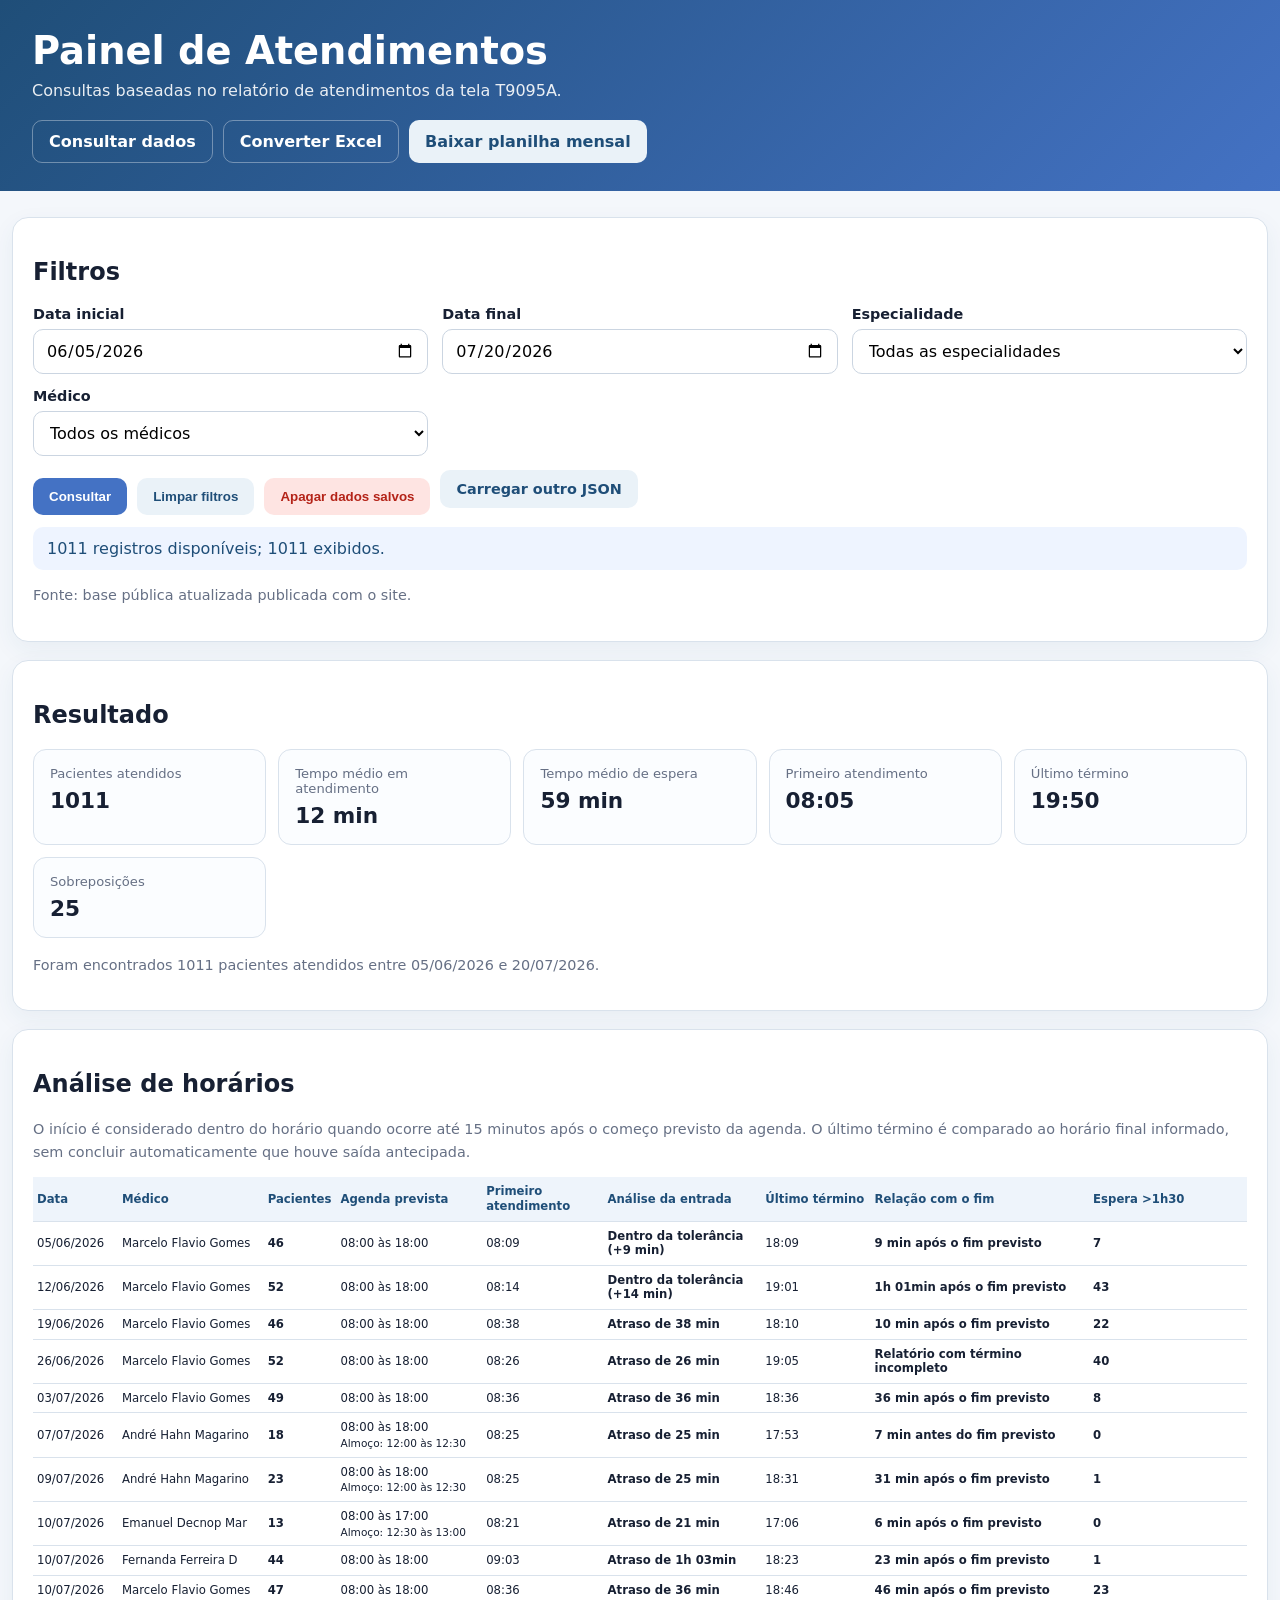
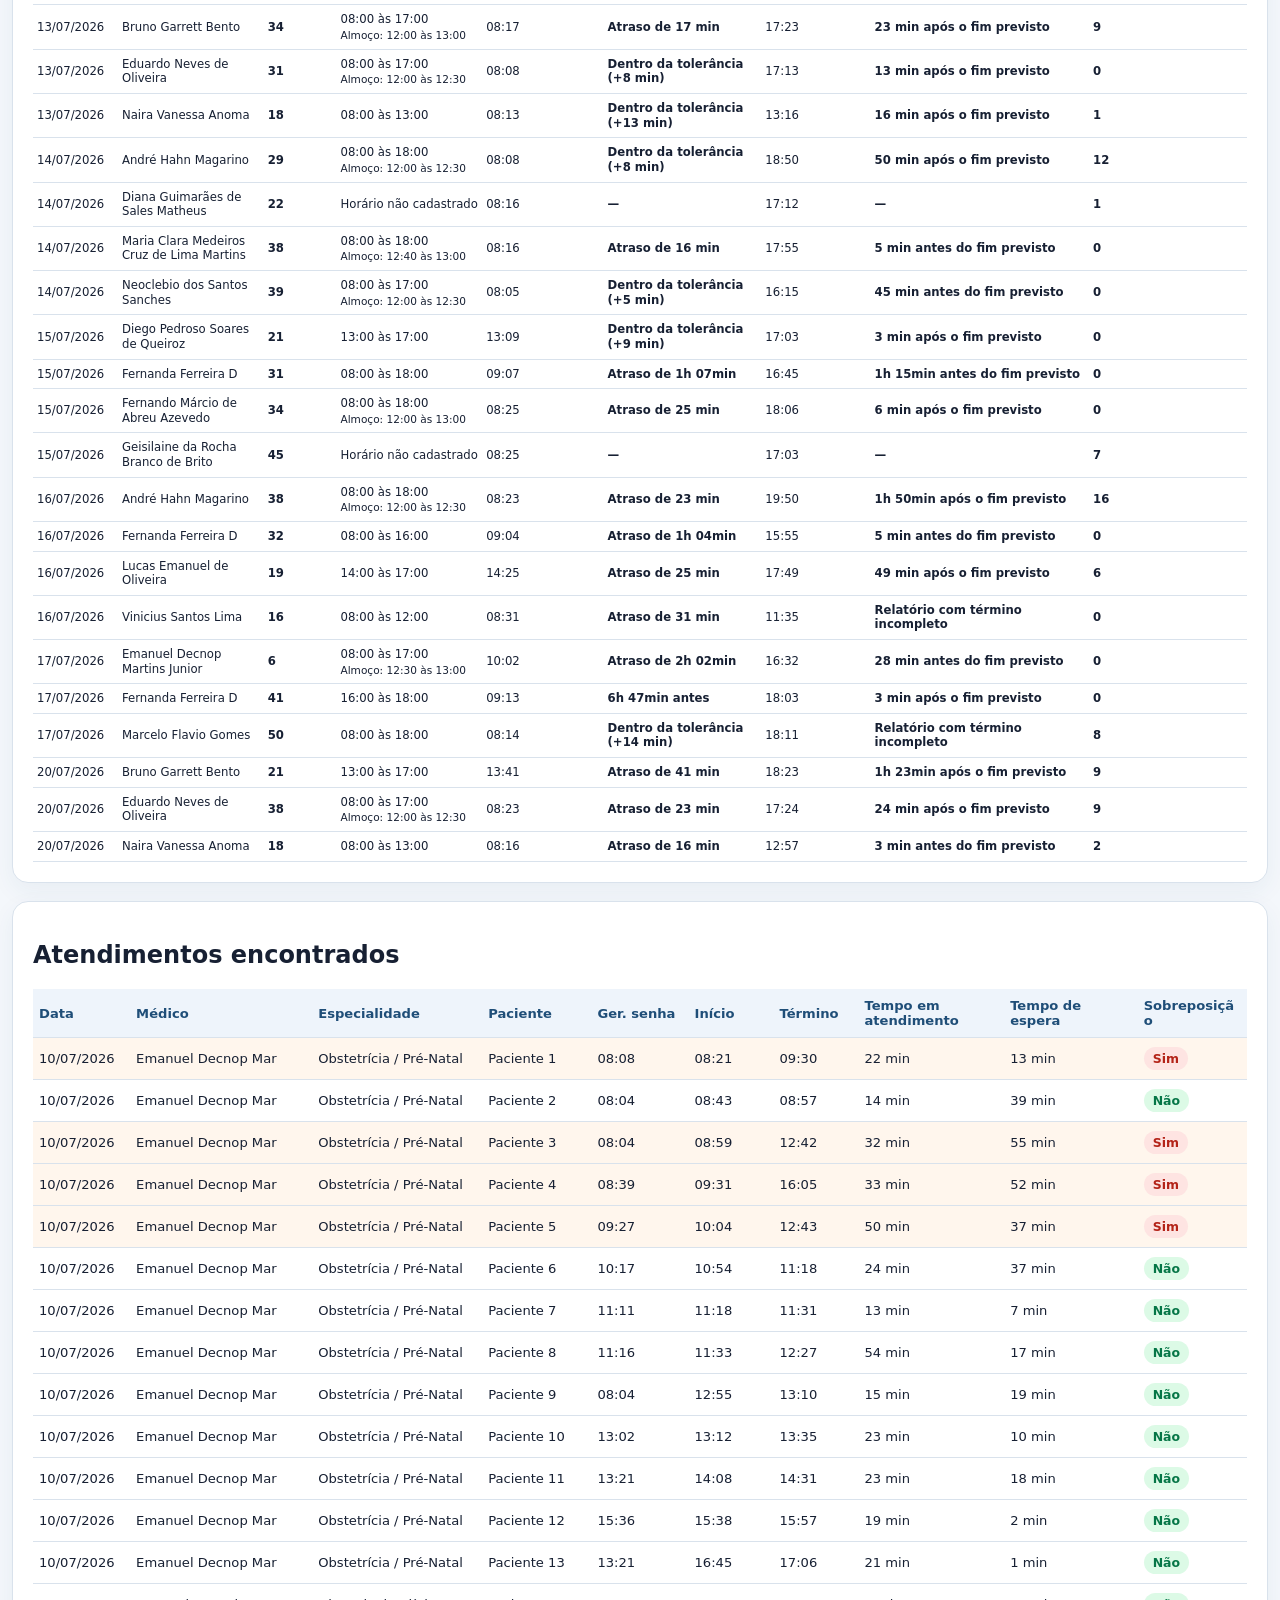
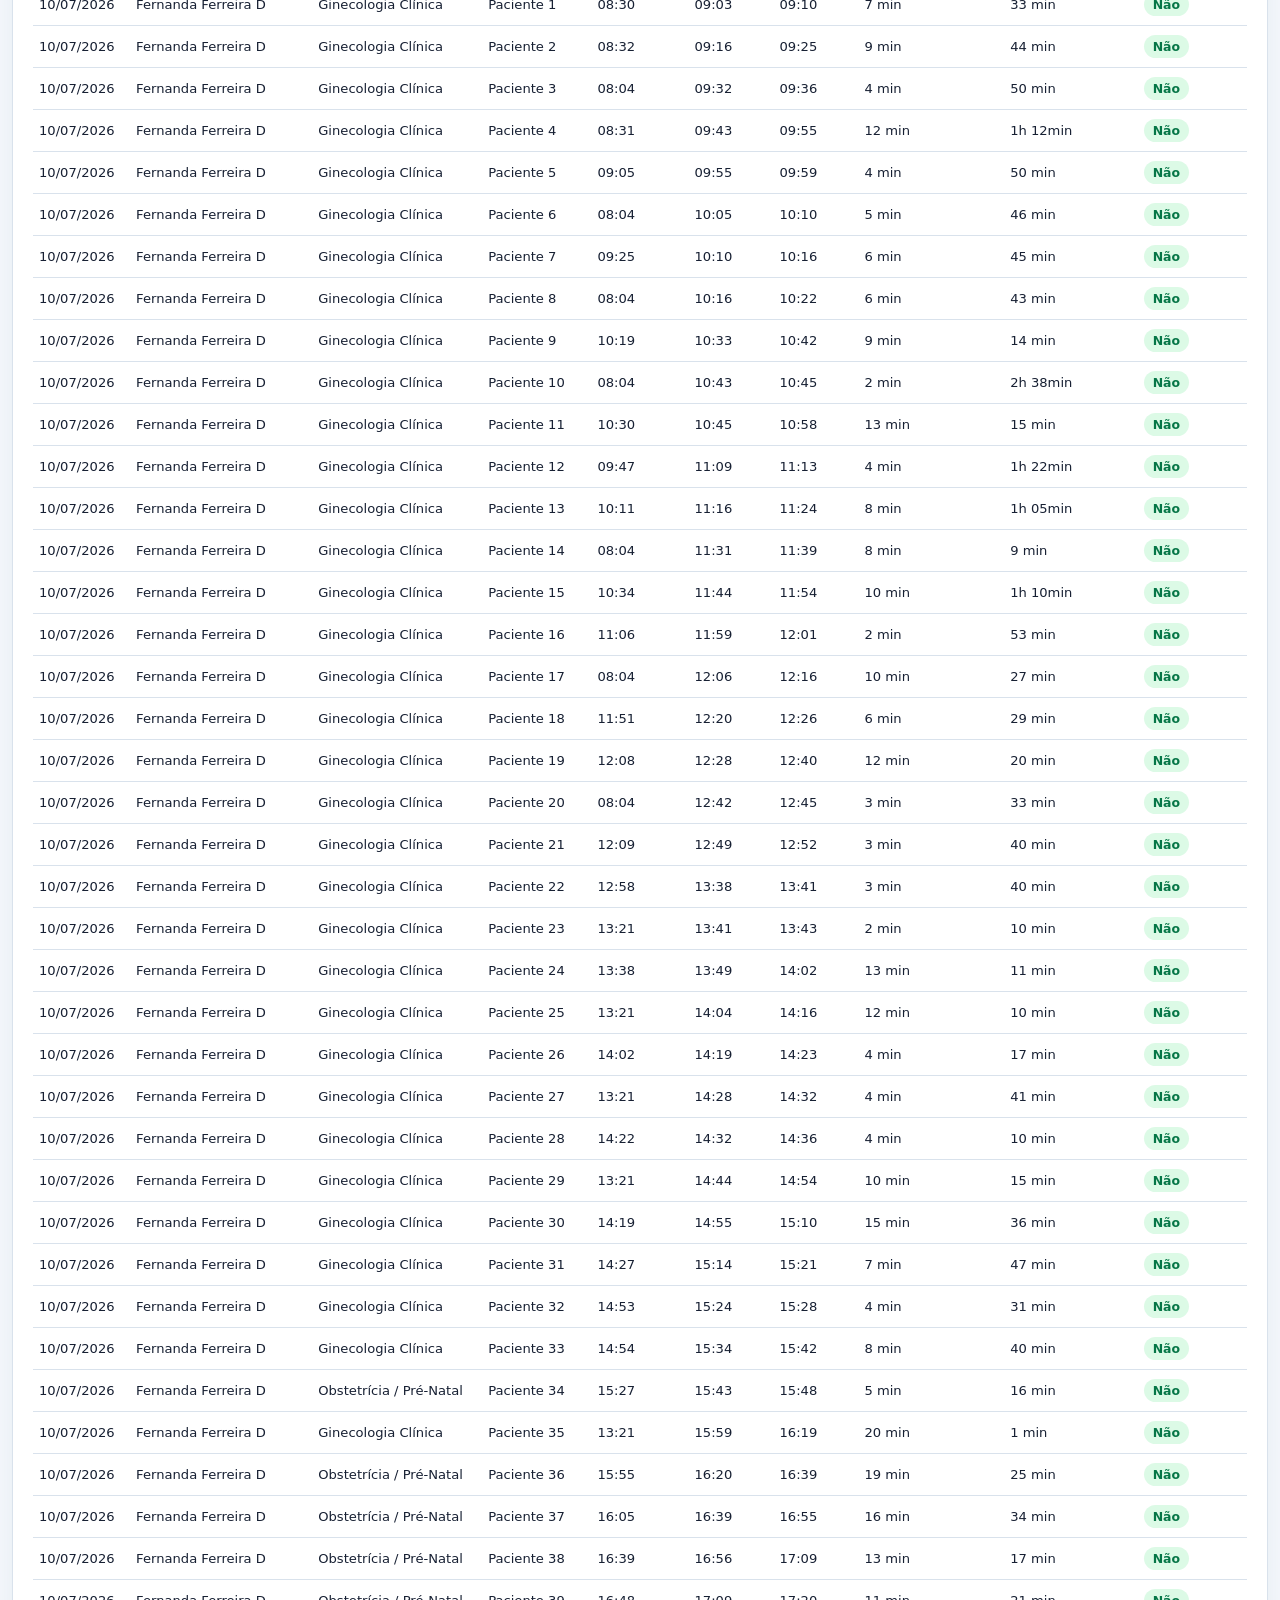
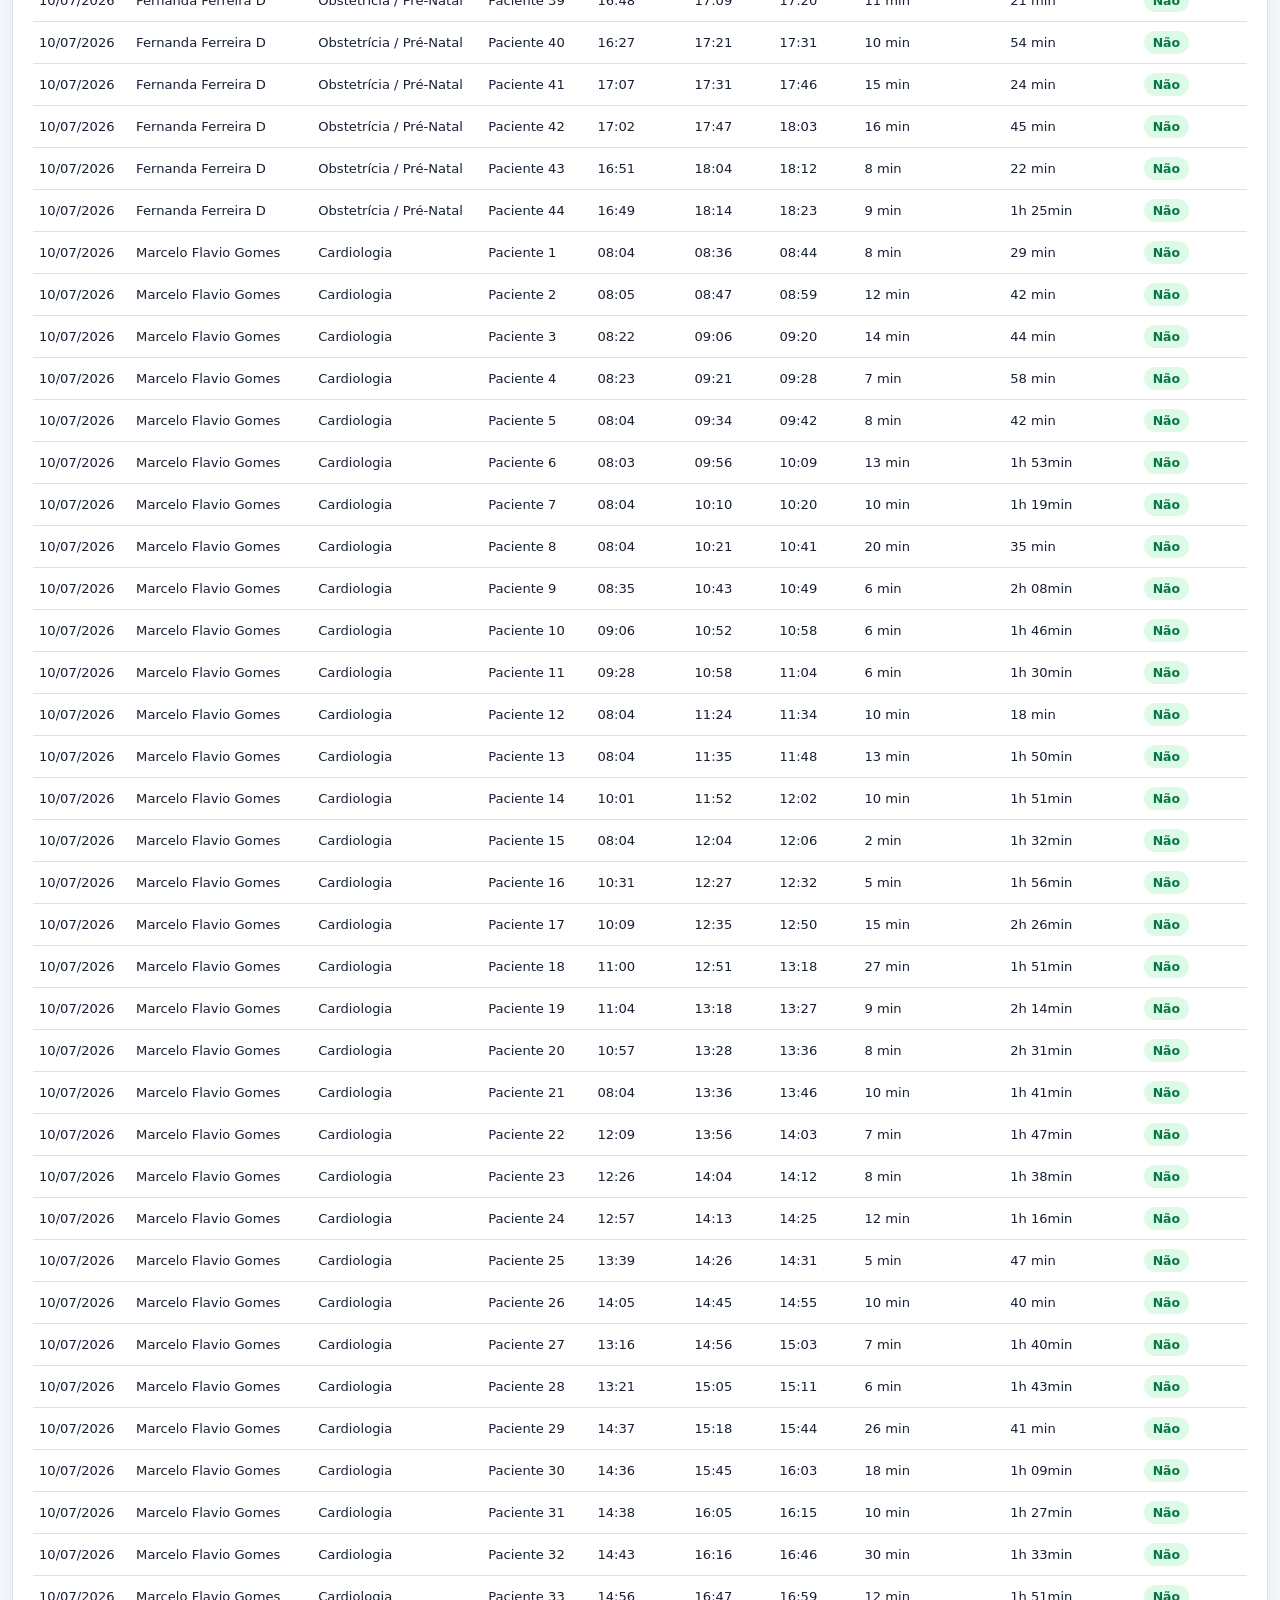
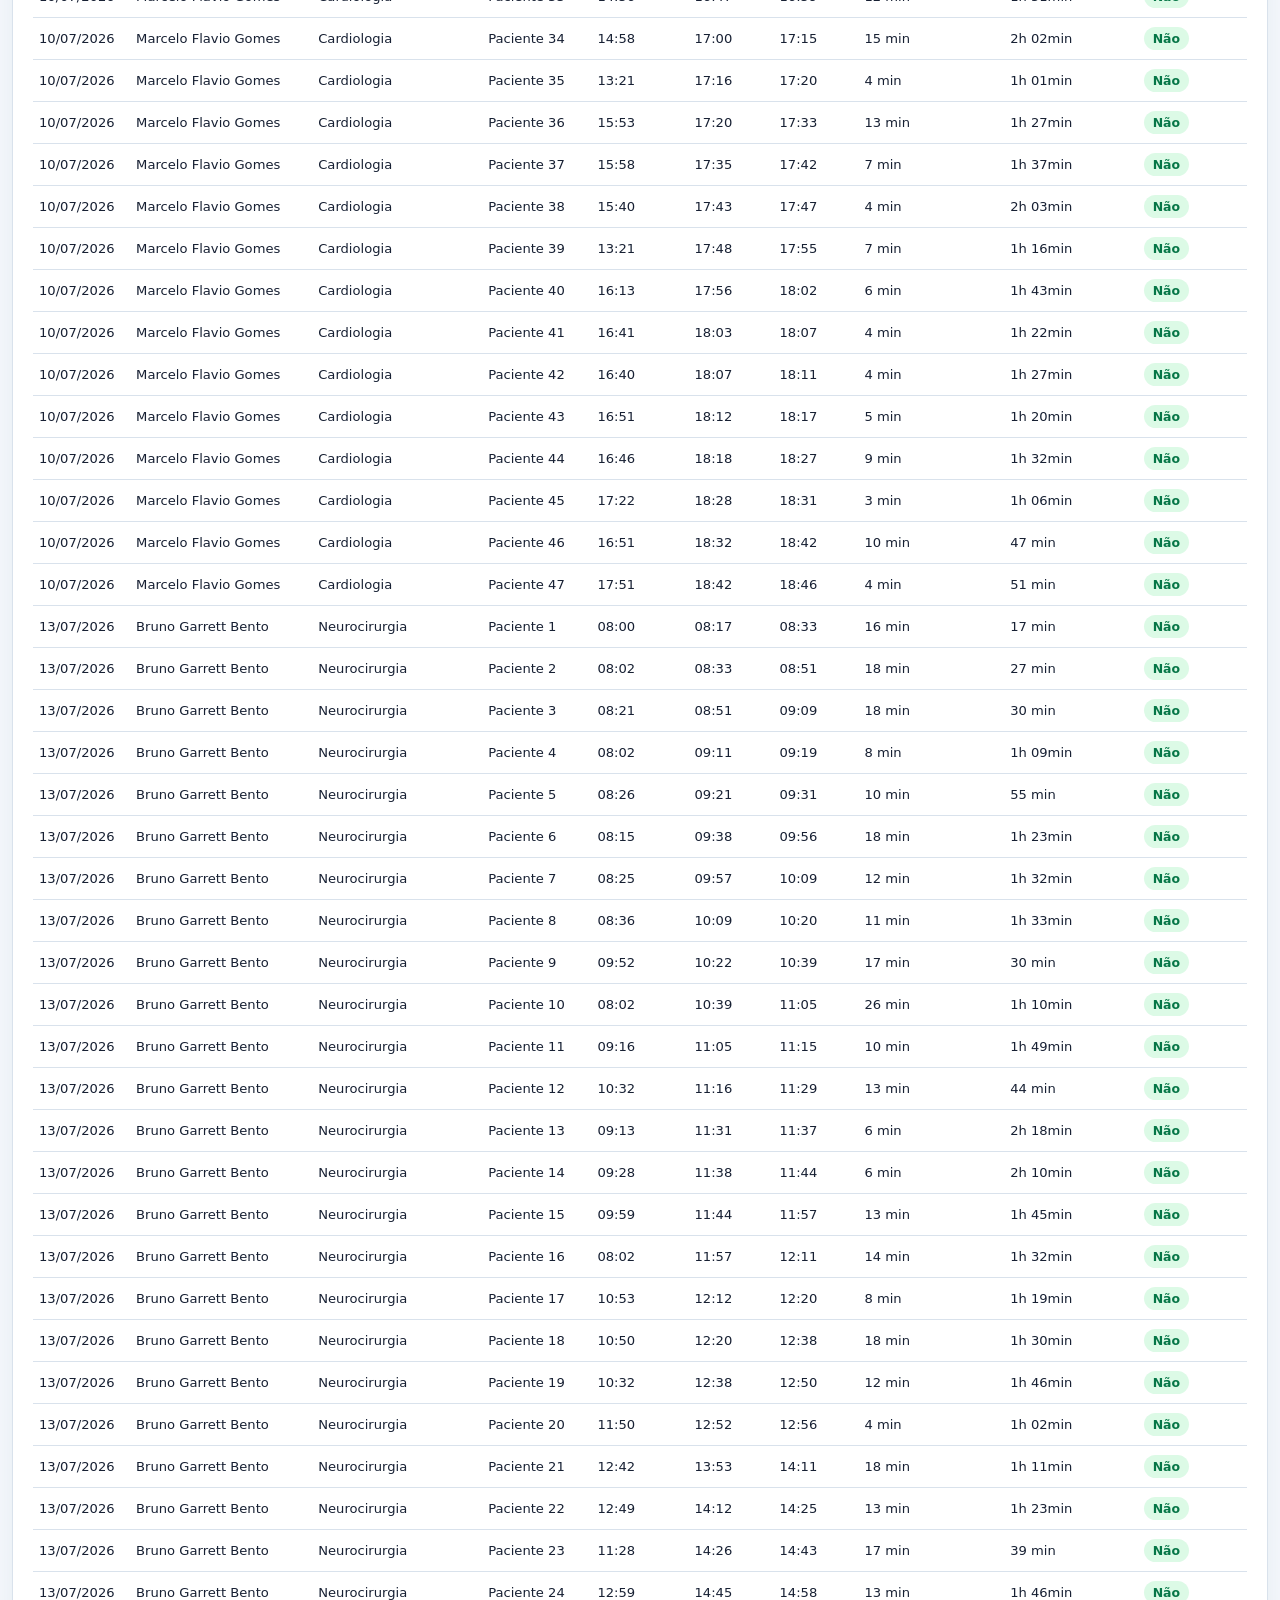
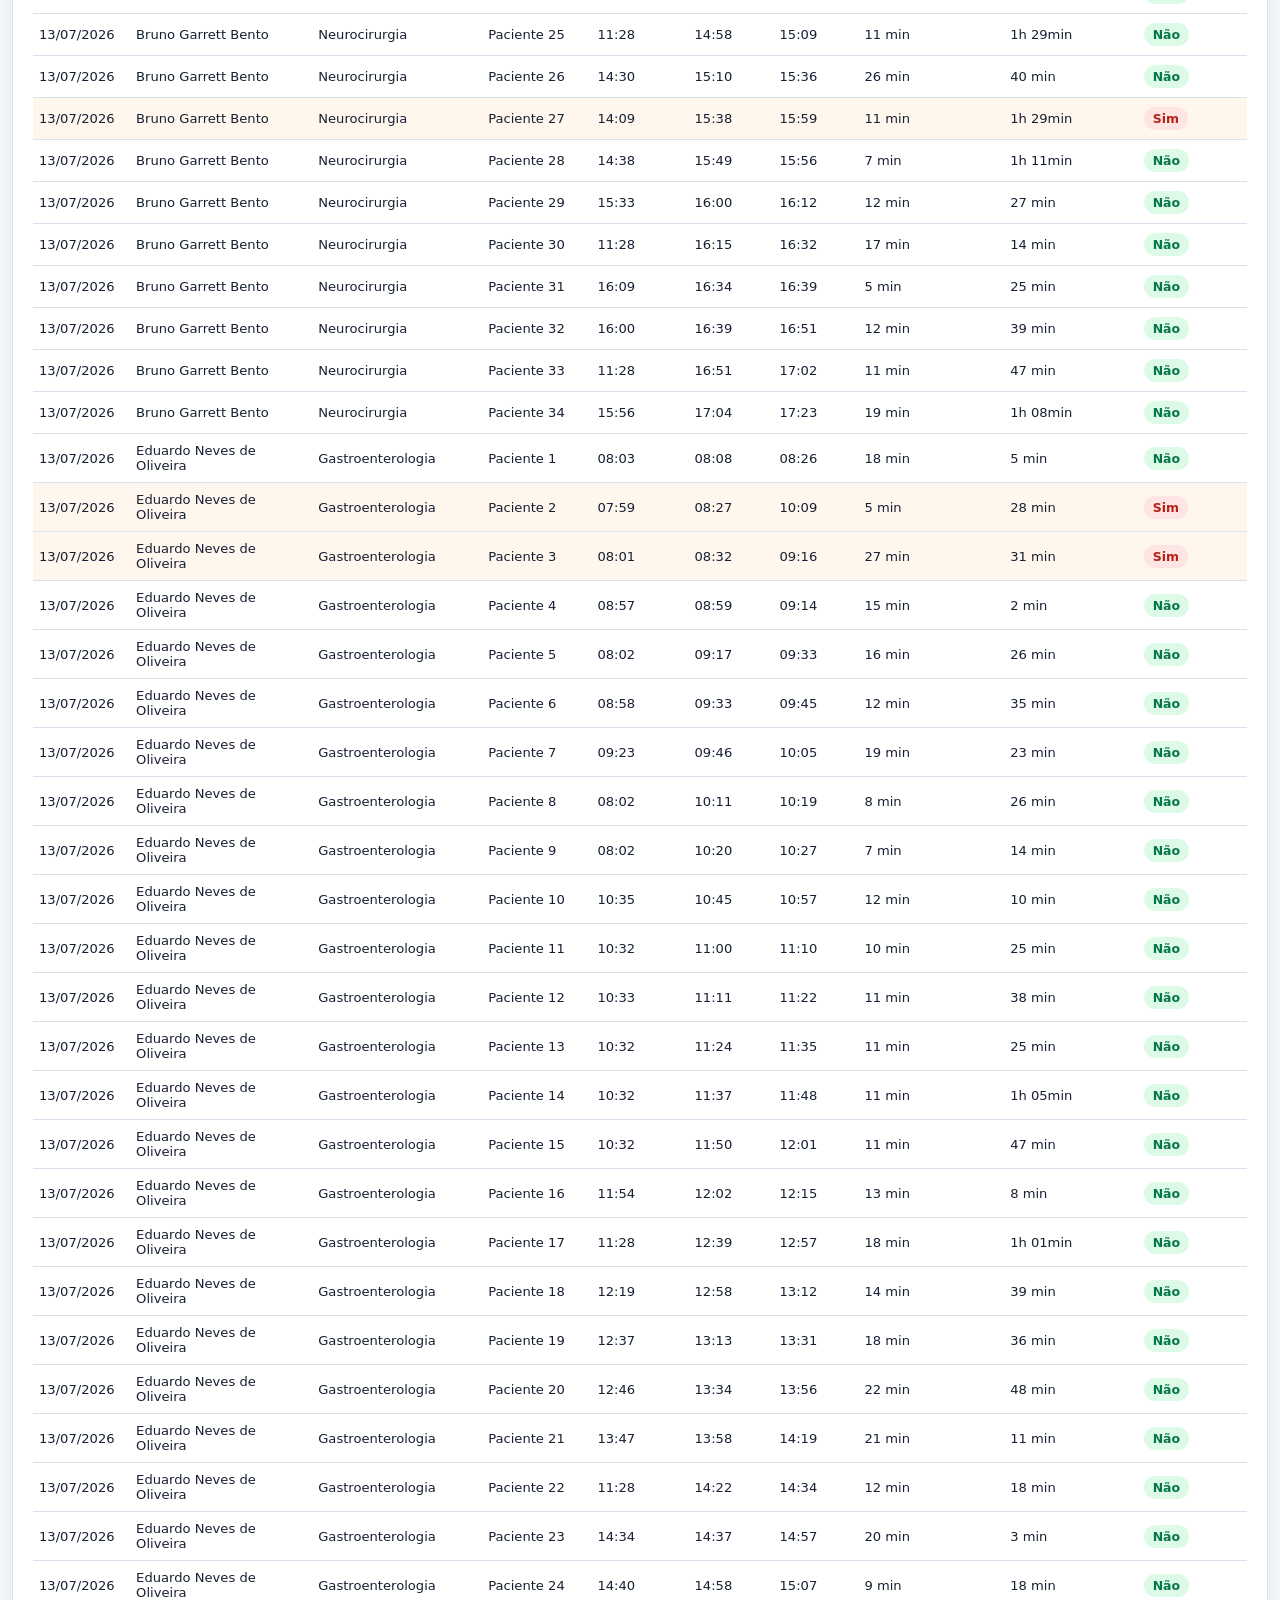
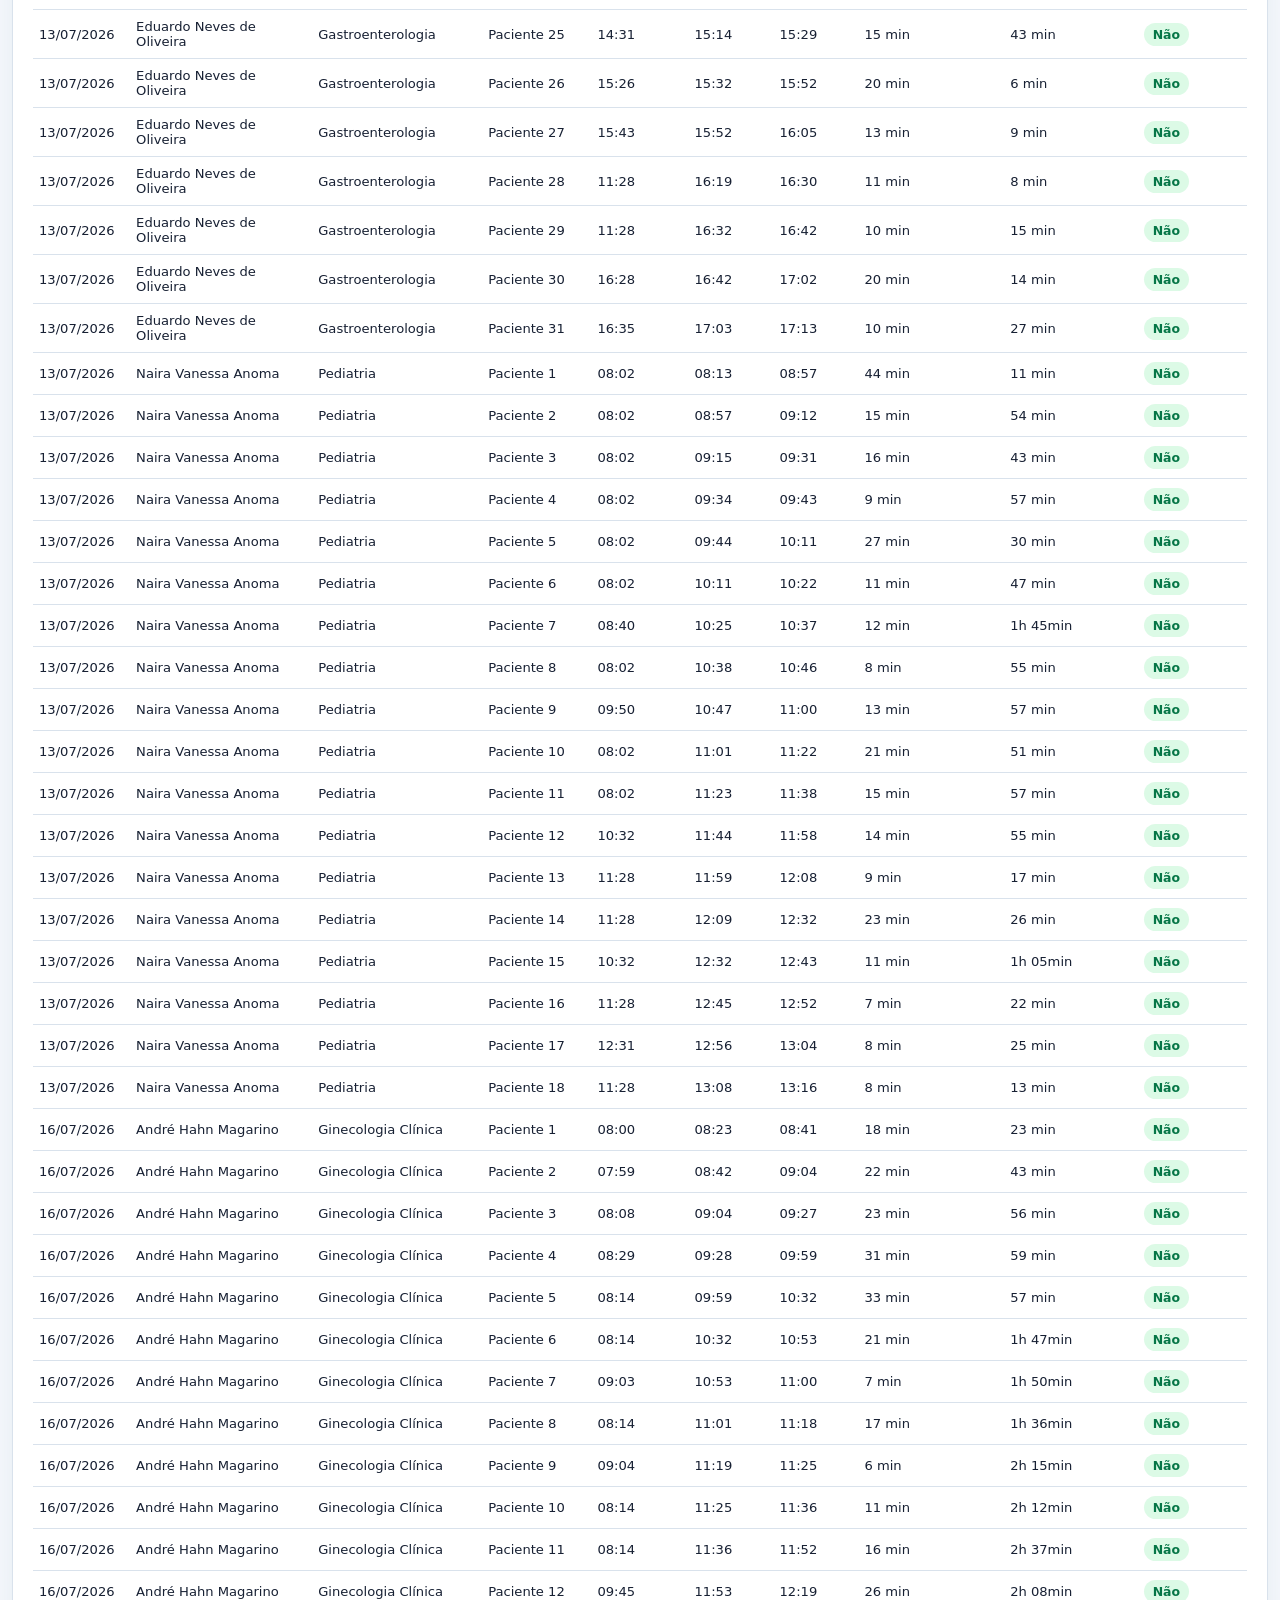
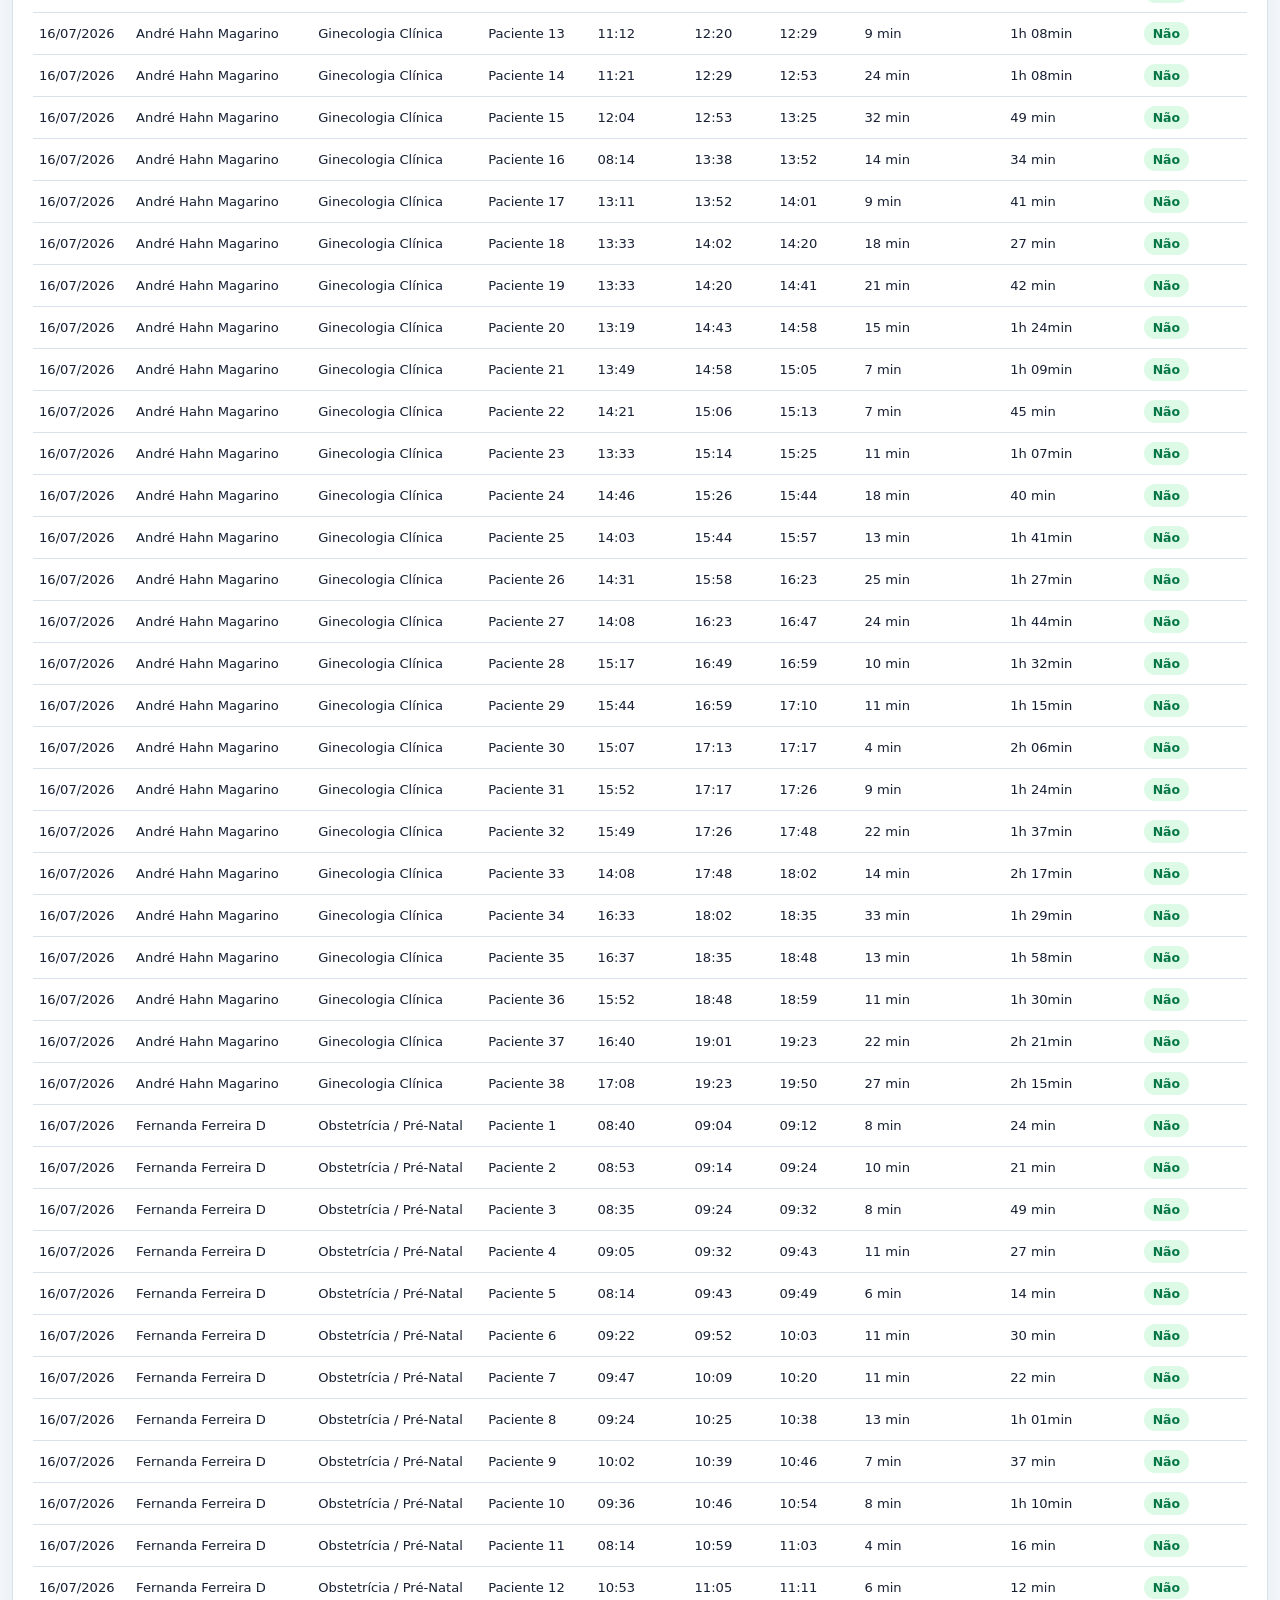
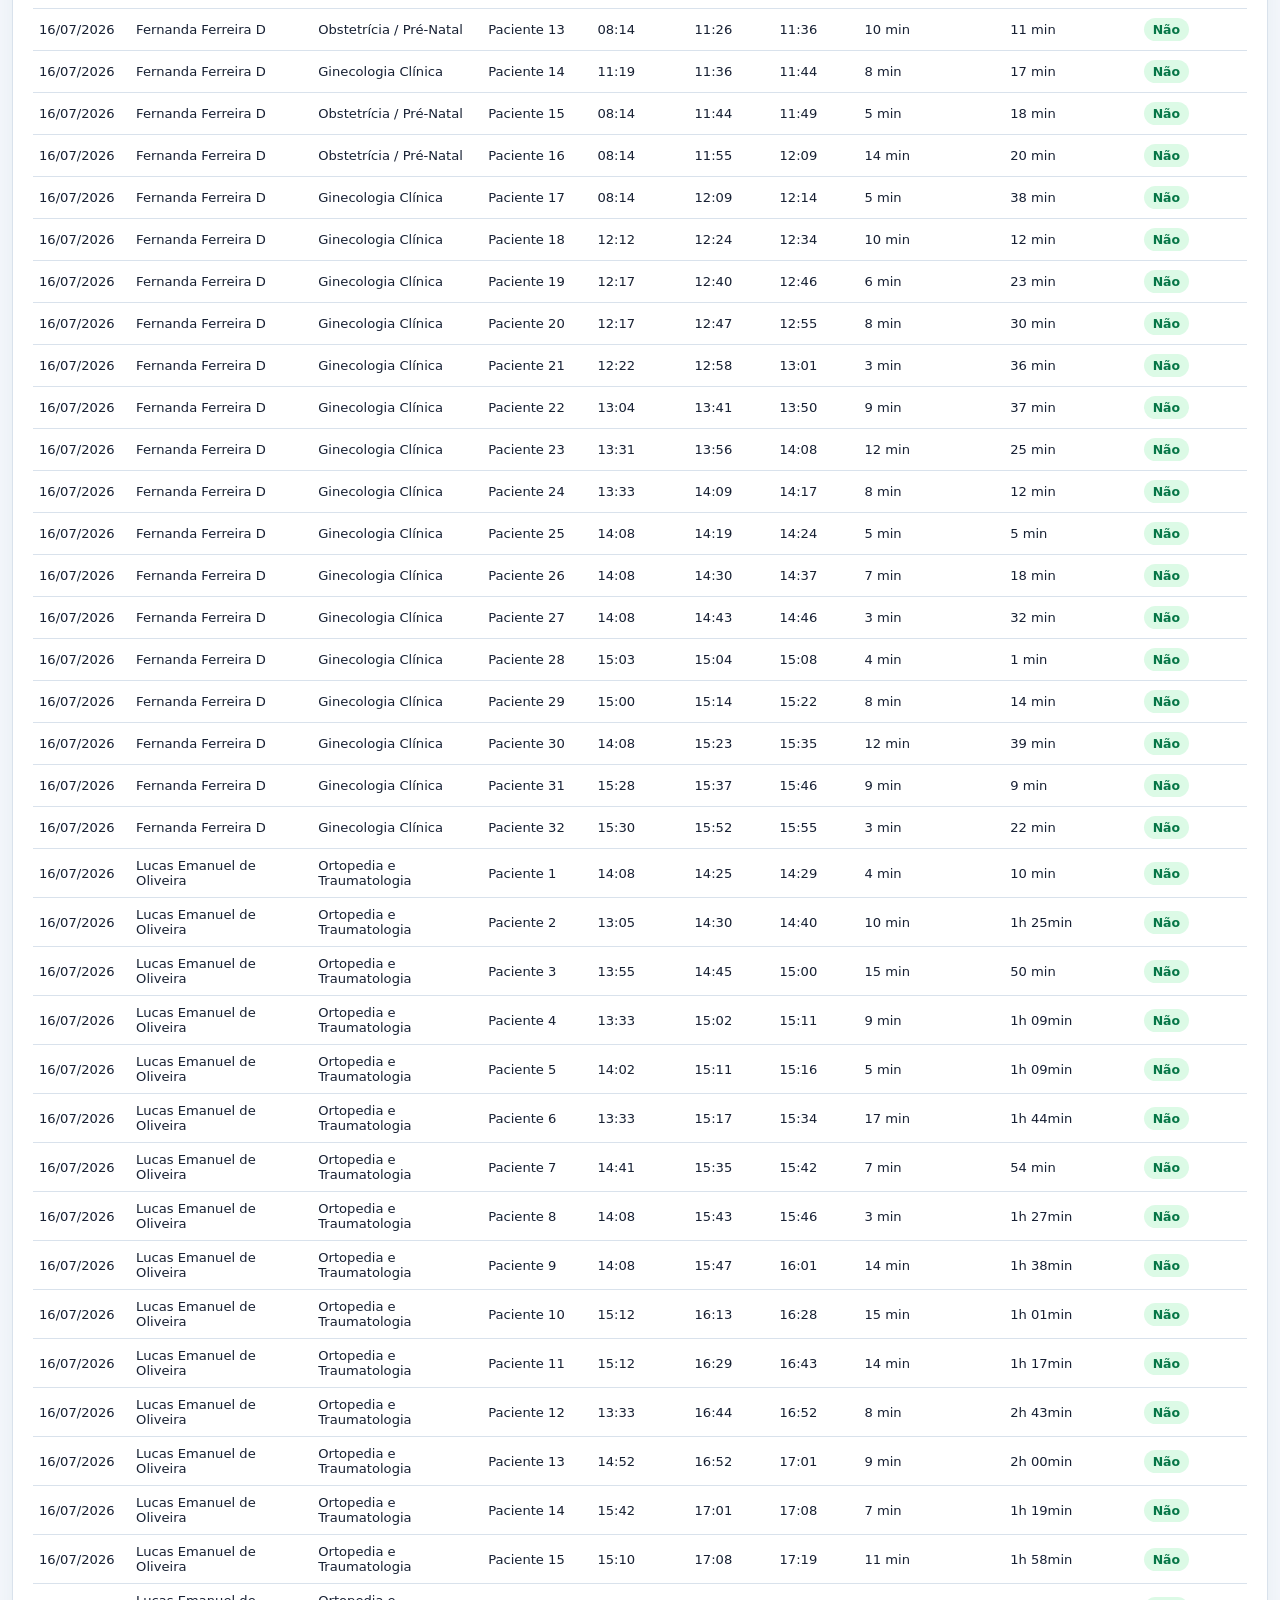
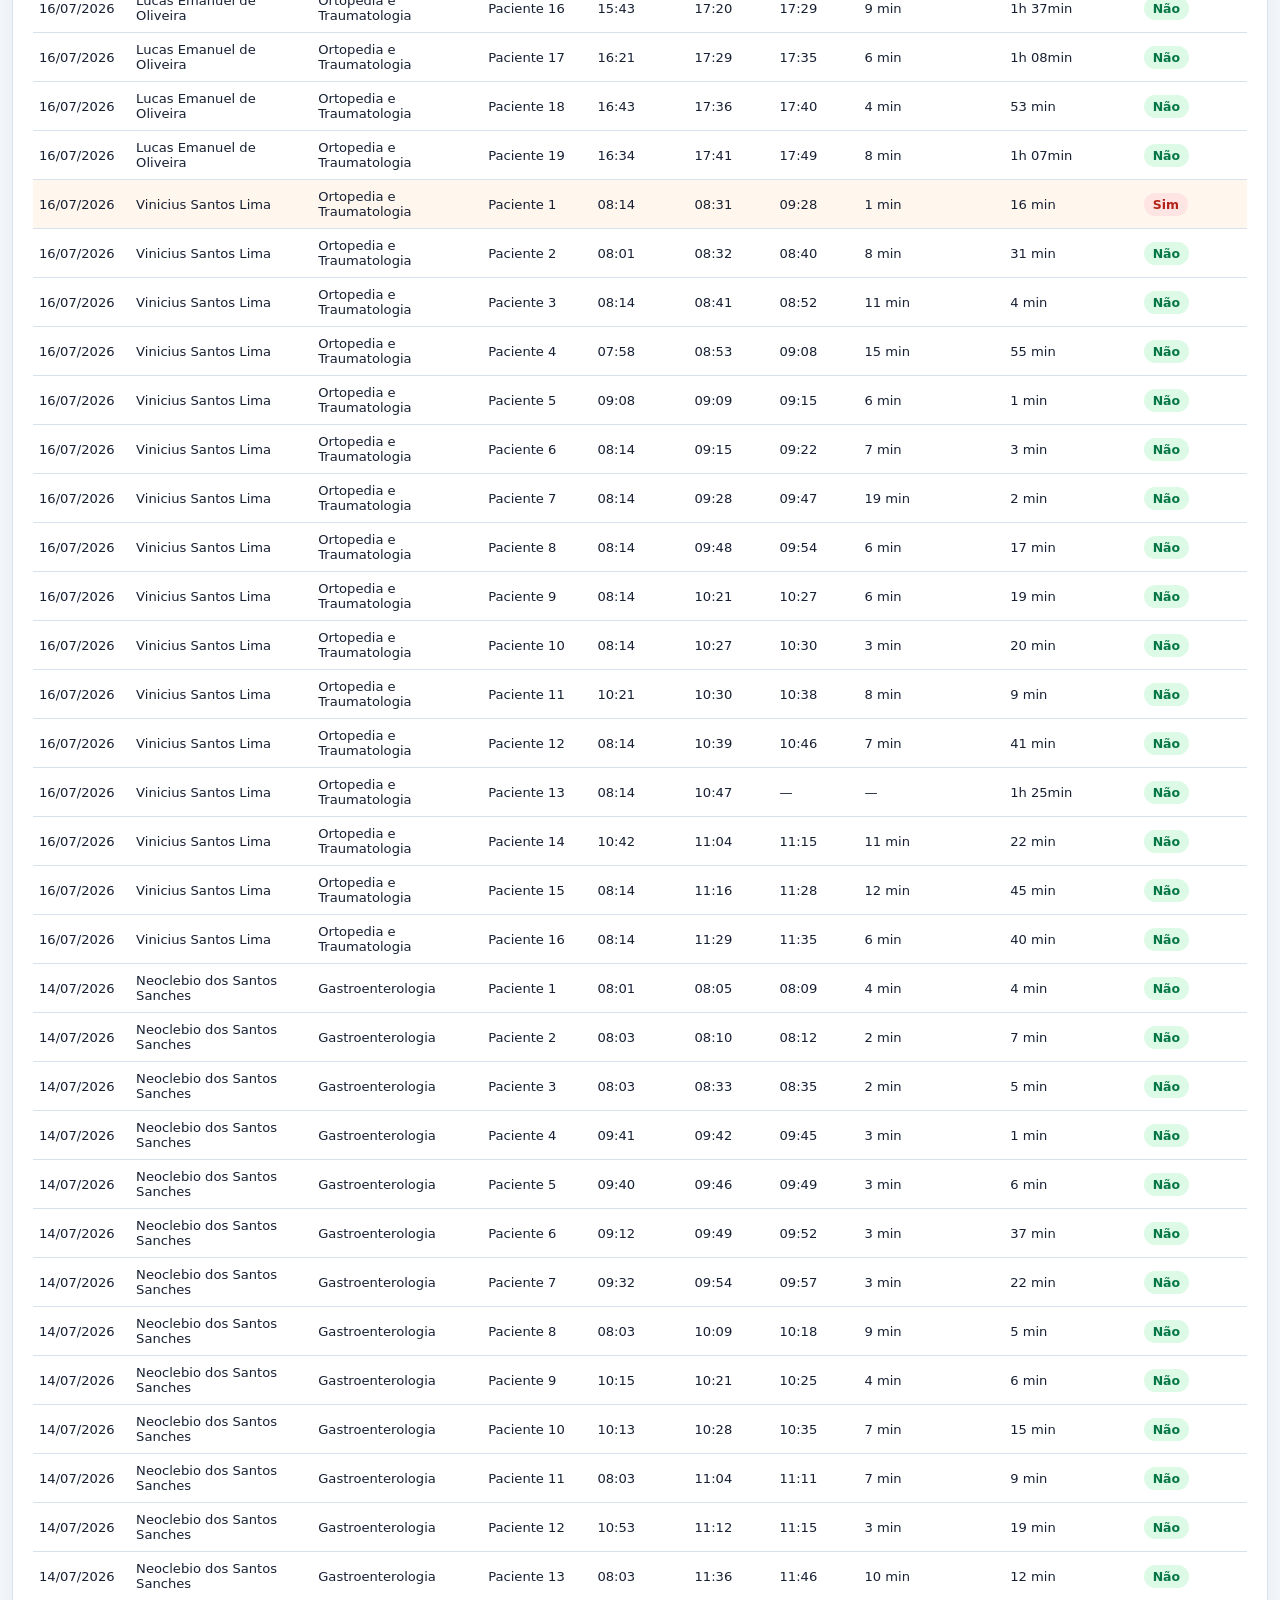
<file: index.html>
<!doctype html>
<html lang="pt-BR">
<head>
  <meta charset="utf-8">
  <meta name="viewport" content="width=device-width,initial-scale=1">
  <title>Painel de Atendimentos</title>
  <link rel="stylesheet" href="styles.css">
</head>
<body>
<header>
  <div class="header-inner">
    <h1>Painel de Atendimentos</h1>
    <p>Consultas baseadas no relatório de atendimentos da tela T9095A.</p>
    <nav>
      <a href="index.html">Consultar dados</a>
      <a href="converter.html">Converter Excel</a>
      <a class="button secondary" href="dados/Analise_Atendimentos_Julho_2026.xlsx" download>
        Baixar planilha mensal
      </a>
    </nav>
  </div>
</header>

<main>
  <section class="card">
    <h2>Filtros</h2>
    <div class="grid">
      <div class="field">
        <label for="startDateFilter">Data inicial</label>
        <input id="startDateFilter" type="date">
      </div>
      <div class="field">
        <label for="endDateFilter">Data final</label>
        <input id="endDateFilter" type="date">
      </div>
      <div class="field">
        <label for="specialtyFilter">Especialidade</label>
        <select id="specialtyFilter"><option value="">Todas as especialidades</option></select>
      </div>
      <div class="field">
        <label for="doctorFilter">Médico</label>
        <select id="doctorFilter"><option value="">Todos os médicos</option></select>
      </div>
      <div class="field full actions">
        <button id="applyButton" class="button">Consultar</button>
        <button id="clearButton" class="button secondary">Limpar filtros</button>
        <button id="clearSavedButton" class="button danger">Apagar dados salvos</button>
        <label class="button secondary" for="jsonFile">Carregar outro JSON</label>
        <input id="jsonFile" class="hidden" type="file" accept=".json">
      </div>
    </div>
    <div id="status" class="status">Carregando dados...</div>
    <p id="sourceInfo" class="note"></p>
  </section>

  <section class="card">
    <h2>Resultado</h2>
    <div class="kpis">
      <div class="kpi"><span>Pacientes atendidos</span><strong id="patientCount">0</strong></div>
      <div class="kpi"><span>Tempo médio em atendimento</span><strong id="averageTime">—</strong></div>
      <div class="kpi"><span>Tempo médio de espera</span><strong id="averageWait">—</strong></div>
      <div class="kpi"><span>Primeiro atendimento</span><strong id="firstTime">—</strong></div>
      <div class="kpi"><span>Último término</span><strong id="lastTime">—</strong></div>
      <div class="kpi"><span>Sobreposições</span><strong id="overlapCount">0</strong></div>
    </div>
    <p id="answerText" class="note" style="margin-top:16px"></p>
  </section>

  <section class="card">
    <h2>Análise de horários</h2>
    <p class="note">O início é considerado dentro do horário quando ocorre até 15 minutos após o começo previsto da agenda. O último término é comparado ao horário final informado, sem concluir automaticamente que houve saída antecipada.</p>
    <div class="table-wrap">
      <table class="analysis-table">
        <thead>
          <tr>
            <th>Data</th><th>Médico</th><th>Pacientes</th><th>Agenda prevista</th><th>Primeiro atendimento</th>
            <th>Análise da entrada</th><th>Último término</th><th>Relação com o fim</th>
            <th>Espera &gt;1h30</th>
          </tr>
        </thead>
        <tbody id="scheduleAnalysisBody"></tbody>
      </table>
    </div>
  </section>

  <section class="card">
    <h2>Atendimentos encontrados</h2>
    <div class="table-wrap">
      <table class="appointments-table">
        <thead>
          <tr>
            <th>Data</th><th>Médico</th><th>Especialidade</th><th>Paciente</th>
            <th>Ger. senha</th><th>Início</th><th>Término</th><th>Tempo em atendimento</th><th>Tempo de espera</th><th>Sobreposição</th>
          </tr>
        </thead>
        <tbody id="resultsBody"></tbody>
      </table>
    </div>
  </section>
</main>

<footer>Os dados exibidos são anonimizados para preservar a privacidade dos pacientes, conforme a LGPD.</footer>
<script src="horarios.js"></script>
<script src="painel.js"></script>
</body>
</html>
</file>
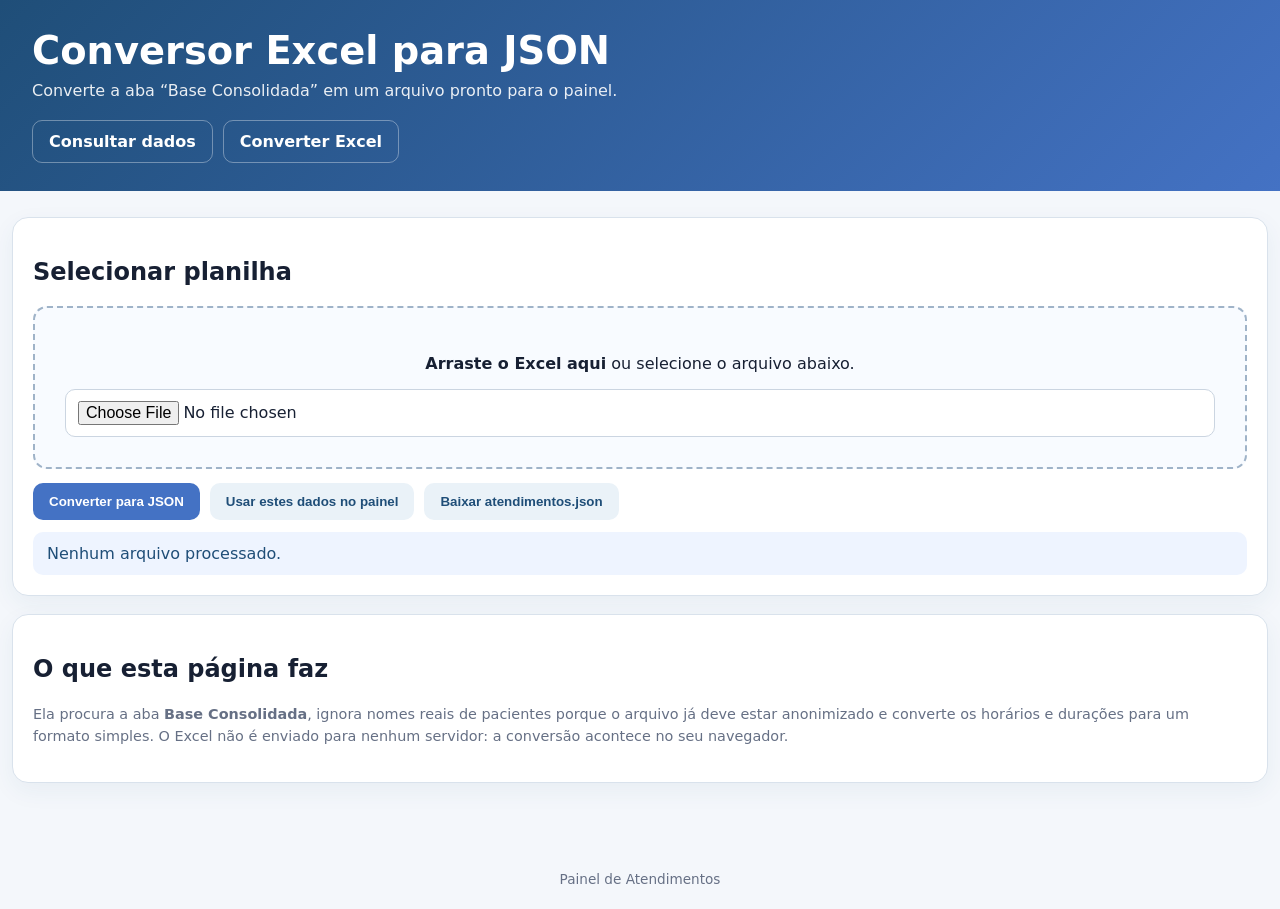
<file: converter.html>
<!doctype html>
<html lang="pt-BR">
<head>
  <meta charset="utf-8">
  <meta name="viewport" content="width=device-width,initial-scale=1">
  <title>Conversor Excel para JSON</title>
  <link rel="stylesheet" href="styles.css">
</head>
<body>
<header>
  <div class="header-inner">
    <h1>Conversor Excel para JSON</h1>
    <p>Converte a aba “Base Consolidada” em um arquivo pronto para o painel.</p>
    <nav>
      <a href="index.html">Consultar dados</a>
      <a href="converter.html">Converter Excel</a>
    </nav>
  </div>
</header>

<main>
  <section class="card">
    <h2>Selecionar planilha</h2>
    <div id="dropZone" class="drop-zone">
      <p><strong>Arraste o Excel aqui</strong> ou selecione o arquivo abaixo.</p>
      <input id="excelFile" type="file" accept=".xlsx,.xls">
    </div>
    <div class="actions" style="margin-top:14px">
      <button id="convertButton" class="button">Converter para JSON</button>
      <button id="useButton" class="button secondary" disabled>Usar estes dados no painel</button>
      <button id="downloadButton" class="button secondary" disabled>Baixar atendimentos.json</button>
    </div>
    <div id="status" class="status">Nenhum arquivo processado.</div>
  </section>

  <section class="card">
    <h2>O que esta página faz</h2>
    <p class="note">
      Ela procura a aba <strong>Base Consolidada</strong>, ignora nomes reais de pacientes
      porque o arquivo já deve estar anonimizado e converte os horários e durações para um
      formato simples. O Excel não é enviado para nenhum servidor: a conversão acontece no seu navegador.
    </p>
  </section>

  <section id="previewCard" class="card hidden">
    <h2>Prévia</h2>
    <div class="table-wrap">
      <table>
        <thead><tr><th>Data</th><th>Médico</th><th>Especialidade</th><th>Paciente</th><th>Ger. senha</th><th>Início</th><th>Término</th></tr></thead>
        <tbody id="previewBody"></tbody>
      </table>
    </div>
  </section>
</main>

<footer>Painel de Atendimentos</footer>
<script src="https://cdn.sheetjs.com/xlsx-0.20.3/package/dist/xlsx.full.min.js"></script>
<script src="converter.js"></script>
</body>
</html>
</file>
<file: styles.css>
:root {
  --bg: #f4f7fb;
  --card: #ffffff;
  --primary: #1f4e78;
  --primary-2: #4472c4;
  --text: #172033;
  --muted: #667085;
  --line: #d9e2ec;
  --warning: #fff4df;
  --danger: #b42318;
  --success: #067647;
}
* { box-sizing: border-box; }
body {
  margin: 0;
  font-family: Inter, system-ui, -apple-system, BlinkMacSystemFont, "Segoe UI", sans-serif;
  background: var(--bg);
  color: var(--text);
}
header {
  background: linear-gradient(135deg, var(--primary), var(--primary-2));
  color: white;
  padding: 28px 20px;
}
.header-inner, main {
  width: min(1460px, calc(100% - 24px));
  margin: 0 auto;
}
h1 { margin: 0 0 8px; font-size: clamp(1.6rem, 3vw, 2.4rem); }
header p { margin: 0; opacity: .9; }
nav {
  display: flex;
  flex-wrap: wrap;
  gap: 10px;
  margin-top: 20px;
}
nav a, .button {
  display: inline-flex;
  align-items: center;
  justify-content: center;
  border: 0;
  border-radius: 10px;
  padding: 11px 16px;
  font-weight: 700;
  cursor: pointer;
  text-decoration: none;
  transition: .2s ease;
}
nav a {
  color: white;
  border: 1px solid rgba(255,255,255,.35);
}
nav a:hover { background: rgba(255,255,255,.14); }
main { padding: 26px 0 48px; }
.card {
  background: var(--card);
  border: 1px solid var(--line);
  border-radius: 16px;
  padding: 20px;
  box-shadow: 0 8px 24px rgba(31, 78, 120, .06);
  margin-bottom: 18px;
}
.grid {
  display: grid;
  grid-template-columns: repeat(12, 1fr);
  gap: 14px;
}
.field { grid-column: span 4; }
.field.full { grid-column: 1 / -1; }
label {
  display: block;
  font-weight: 700;
  font-size: .9rem;
  margin-bottom: 7px;
}
input, select {
  width: 100%;
  border: 1px solid #cbd5e1;
  border-radius: 10px;
  padding: 11px 12px;
  background: white;
  font: inherit;
}
input:focus, select:focus {
  outline: 3px solid rgba(68,114,196,.16);
  border-color: var(--primary-2);
}
.button {
  background: var(--primary-2);
  color: white;
}
.button:hover { filter: brightness(.94); }
.button.secondary {
  background: #eaf2f8;
  color: var(--primary);
}
.button.danger {
  background: #fee4e2;
  color: var(--danger);
}
.actions { display: flex; flex-wrap: wrap; gap: 10px; align-items: end; }
.drop-zone {
  border: 2px dashed #9fb3c8;
  border-radius: 14px;
  padding: 30px;
  text-align: center;
  background: #f8fbff;
}
.drop-zone.dragging {
  border-color: var(--primary-2);
  background: #eef5ff;
}
.status {
  margin-top: 12px;
  padding: 12px 14px;
  border-radius: 10px;
  background: #eef4ff;
  color: var(--primary);
}
.status.error { background: #fee4e2; color: var(--danger); }
.kpis {
  display: grid;
  grid-template-columns: repeat(5, minmax(0, 1fr));
  gap: 12px;
}
.kpi {
  padding: 16px;
  border: 1px solid var(--line);
  border-radius: 13px;
  background: #fbfdff;
}
.kpi span {
  display: block;
  color: var(--muted);
  font-size: .82rem;
  margin-bottom: 7px;
}
.kpi strong { font-size: 1.35rem; }
.table-wrap { overflow-x: auto; }
table {
  width: 100%;
  border-collapse: collapse;
  min-width: 880px;
}
th, td {
  border-bottom: 1px solid var(--line);
  padding: 11px 10px;
  text-align: left;
  white-space: nowrap;
}
th {
  background: #eef4fb;
  color: var(--primary);
  position: sticky;
  top: 0;
}
tr.overlap { background: #fff6ed; }
.badge {
  display: inline-block;
  padding: 4px 9px;
  border-radius: 999px;
  font-size: .78rem;
  font-weight: 800;
}
.badge.yes { background: #fee4e2; color: var(--danger); }
.badge.no { background: #dcfae6; color: var(--success); }
.note {
  color: var(--muted);
  font-size: .9rem;
  line-height: 1.55;
}
.hidden { display: none !important; }
footer {
  color: var(--muted);
  text-align: center;
  padding: 22px;
  font-size: .85rem;
}
@media (max-width: 850px) {
  .field { grid-column: 1 / -1; }
  .kpis { grid-template-columns: repeat(2, minmax(0, 1fr)); }
}
@media (max-width: 520px) {
  .kpis { grid-template-columns: 1fr; }
  .card { padding: 15px; }
}

/* Análise de horários compacta em telas de computador */
.analysis-table {
  width: 100%;
  min-width: 0;
  table-layout: fixed;
  font-size: .73rem;
}

.analysis-table th,
.analysis-table td {
  padding: 7px 4px;
  white-space: normal;
  overflow-wrap: anywhere;
  line-height: 1.25;
  vertical-align: middle;
}

.analysis-table th:nth-child(1) { width: 7%; }
.analysis-table th:nth-child(2) { width: 12%; }
.analysis-table th:nth-child(3) { width: 6%; }
.analysis-table th:nth-child(4) { width: 12%; }
.analysis-table th:nth-child(5) { width: 10%; }
.analysis-table th:nth-child(6) { width: 13%; }
.analysis-table th:nth-child(7) { width: 9%; }
.analysis-table th:nth-child(8) { width: 18%; }
.analysis-table th:nth-child(9) { width: 13%; }

.analysis-table td:nth-child(3),
.analysis-table td:nth-child(6),
.analysis-table td:nth-child(8),
.analysis-table td:nth-child(9) { font-weight: 700; }

.analysis-table small {
  display: block;
  margin-top: 2px;
  font-size: .66rem;
  line-height: 1.2;
}

@media (max-width: 900px) {
  .analysis-table {
    min-width: 1120px;
    table-layout: auto;
    font-size: .82rem;
  }

  .analysis-table th,
  .analysis-table td {
    white-space: nowrap;
    overflow-wrap: normal;
  }
}


/* Tabela principal compacta, sem rolagem lateral em telas de computador */
.appointments-table {
  min-width: 0;
  width: 100%;
  table-layout: fixed;
  font-size: .82rem;
}
.appointments-table th,
.appointments-table td {
  white-space: normal;
  overflow-wrap: anywhere;
  padding: 9px 6px;
  vertical-align: middle;
}
.appointments-table th:nth-child(1) { width: 8%; }
.appointments-table th:nth-child(2) { width: 15%; }
.appointments-table th:nth-child(3) { width: 14%; }
.appointments-table th:nth-child(4) { width: 9%; }
.appointments-table th:nth-child(5) { width: 8%; }
.appointments-table th:nth-child(6) { width: 7%; }
.appointments-table th:nth-child(7) { width: 7%; }
.appointments-table th:nth-child(8) { width: 12%; }
.appointments-table th:nth-child(9) { width: 11%; }
.appointments-table th:nth-child(10) { width: 9%; }

@media (max-width: 900px) {
  .table-wrap { overflow-x: auto; }
  .appointments-table {
    min-width: 1120px;
    table-layout: auto;
  }
  .appointments-table th,
  .appointments-table td {
    white-space: nowrap;
  }
}
</file>
